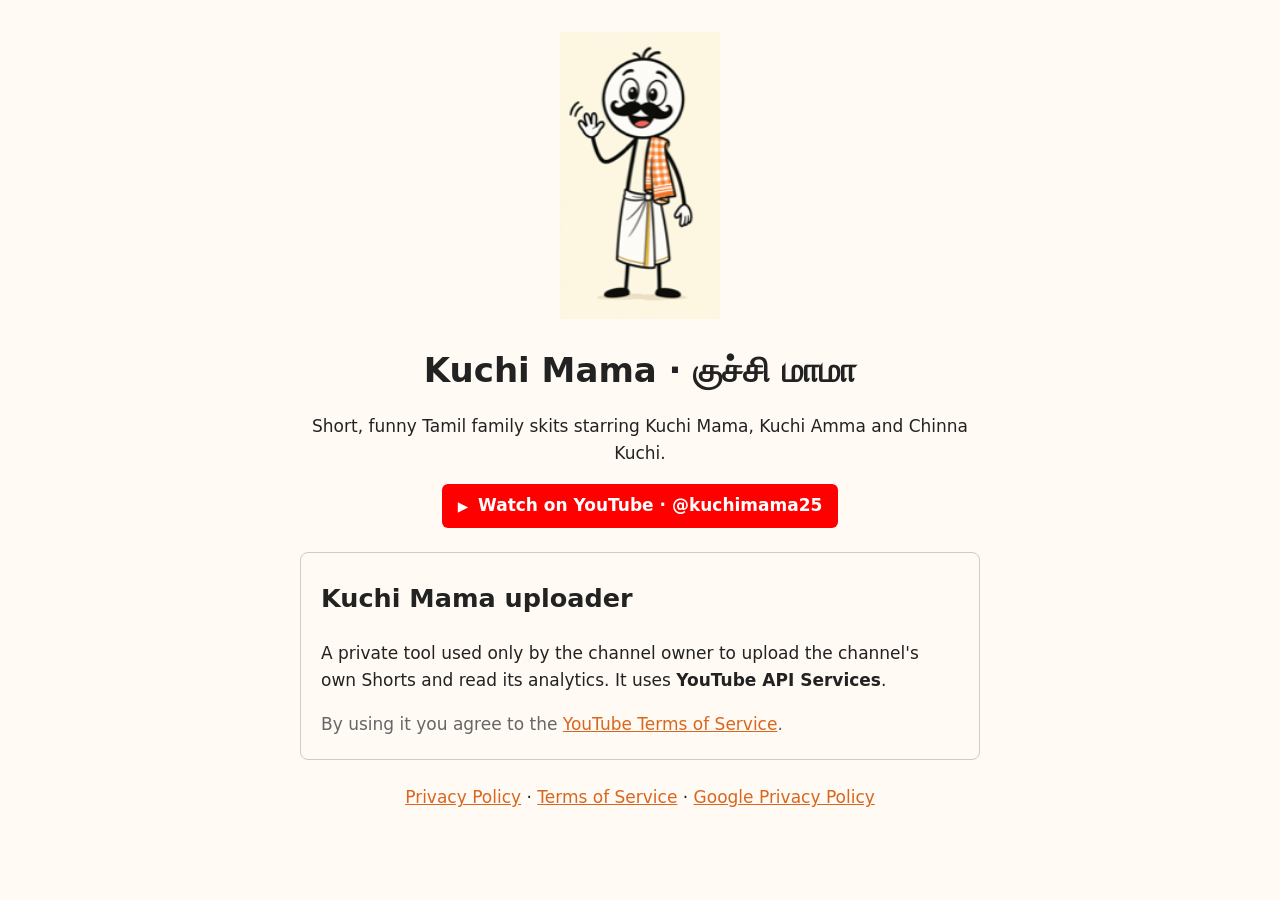
<file: index.html>
<!doctype html>
<html lang="en">
<head>
<meta charset="utf-8">
<meta name="viewport" content="width=device-width, initial-scale=1">
<title>Kuchi Mama</title>
<link rel="stylesheet" href="style.css">
</head>
<body>
<main class="home">
<img src="kuchi_mama.png" alt="Kuchi Mama mascot" width="160">
<h1>Kuchi Mama · குச்சி மாமா</h1>
<p>Short, funny Tamil family skits starring Kuchi Mama, Kuchi Amma and Chinna Kuchi.</p>
<p><a class="yt" href="https://www.youtube.com/@kuchimama25"><span class="yt-icon" aria-hidden="true">▶</span> Watch on YouTube · @kuchimama25</a></p>

<section class="box">
<h2>Kuchi Mama uploader</h2>
<p>A private tool used only by the channel owner to upload the channel's own Shorts and read its analytics. It uses <strong>YouTube API Services</strong>.</p>
<p class="muted">By using it you agree to the <a href="https://www.youtube.com/t/terms">YouTube Terms of Service</a>.</p>
</section>

<p><a href="privacy.html">Privacy Policy</a> · <a href="terms.html">Terms of Service</a> · <a href="https://policies.google.com/privacy">Google Privacy Policy</a></p>
</main>
</body>
</html>
</file>
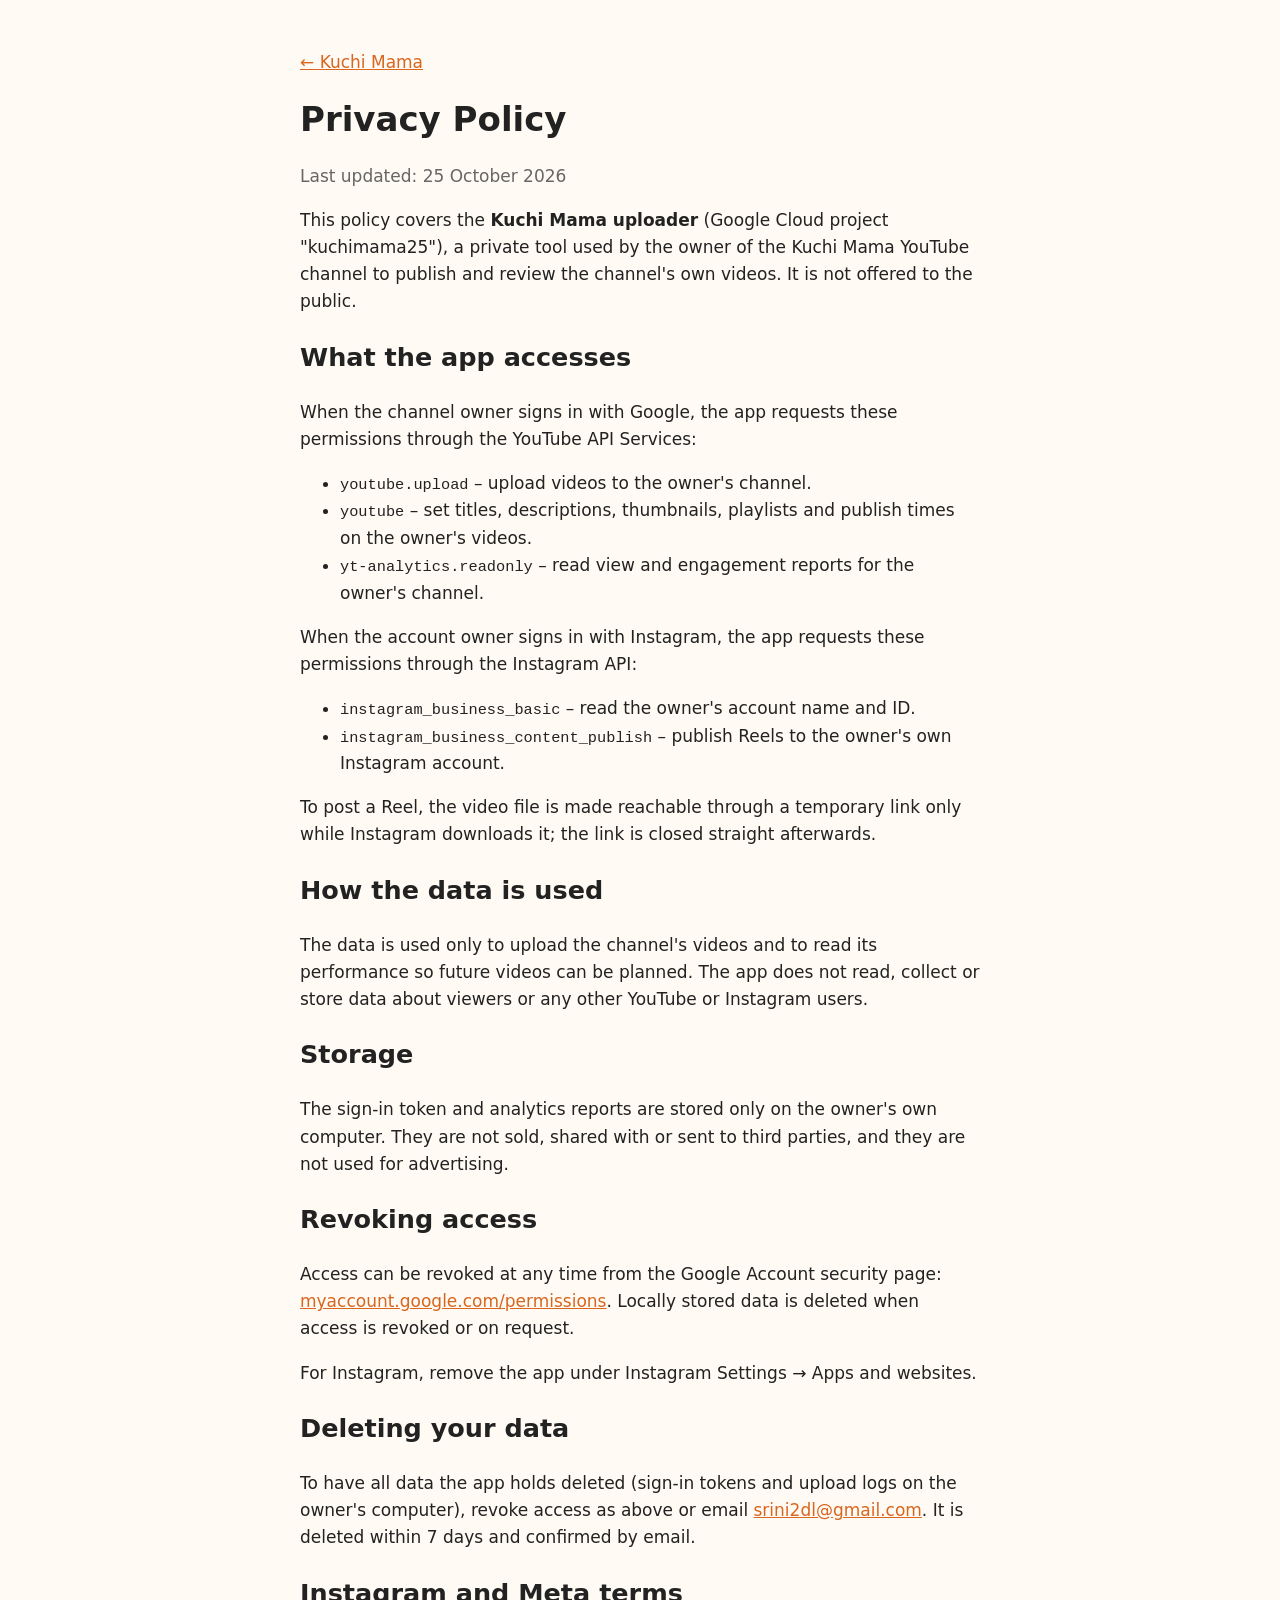
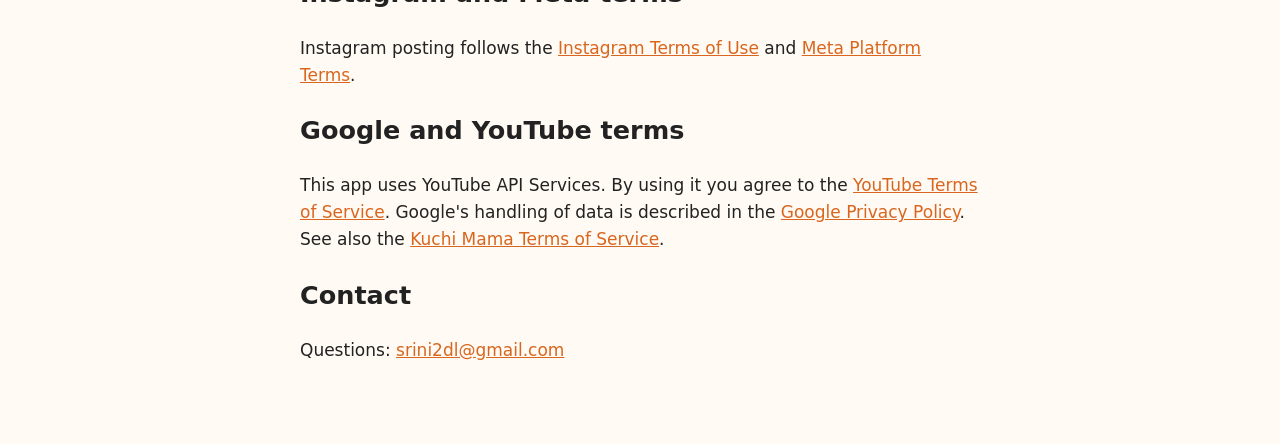
<file: privacy.html>
<!doctype html>
<html lang="en">
<head>
<meta charset="utf-8">
<meta name="viewport" content="width=device-width, initial-scale=1">
<title>Privacy Policy – Kuchi Mama</title>
<link rel="stylesheet" href="style.css">
</head>
<body>
<main>
<p><a href="./">← Kuchi Mama</a></p>
<h1>Privacy Policy</h1>
<p class="muted">Last updated: 25 October 2026</p>

<p>This policy covers the <strong>Kuchi Mama uploader</strong> (Google Cloud project "kuchimama25"), a private tool used by the owner of the Kuchi Mama YouTube channel to publish and review the channel's own videos. It is not offered to the public.</p>

<h2>What the app accesses</h2>
<p>When the channel owner signs in with Google, the app requests these permissions through the YouTube API Services:</p>
<ul>
  <li><code>youtube.upload</code> – upload videos to the owner's channel.</li>
  <li><code>youtube</code> – set titles, descriptions, thumbnails, playlists and publish times on the owner's videos.</li>
  <li><code>yt-analytics.readonly</code> – read view and engagement reports for the owner's channel.</li>
</ul>
<p>When the account owner signs in with Instagram, the app requests these permissions through the Instagram API:</p>
<ul>
  <li><code>instagram_business_basic</code> – read the owner's account name and ID.</li>
  <li><code>instagram_business_content_publish</code> – publish Reels to the owner's own Instagram account.</li>
</ul>
<p>To post a Reel, the video file is made reachable through a temporary link only while Instagram downloads it; the link is closed straight afterwards.</p>

<h2>How the data is used</h2>
<p>The data is used only to upload the channel's videos and to read its performance so future videos can be planned. The app does not read, collect or store data about viewers or any other YouTube or Instagram users.</p>

<h2>Storage</h2>
<p>The sign-in token and analytics reports are stored only on the owner's own computer. They are not sold, shared with or sent to third parties, and they are not used for advertising.</p>

<h2>Revoking access</h2>
<p>Access can be revoked at any time from the Google Account security page: <a href="https://myaccount.google.com/permissions">myaccount.google.com/permissions</a>. Locally stored data is deleted when access is revoked or on request.</p>
<p>For Instagram, remove the app under Instagram Settings → Apps and websites.</p>

<h2 id="data-deletion">Deleting your data</h2>
<p>To have all data the app holds deleted (sign-in tokens and upload logs on the owner's computer), revoke access as above or email <a href="mailto:srini2dl@gmail.com">srini2dl@gmail.com</a>. It is deleted within 7 days and confirmed by email.</p>

<h2>Instagram and Meta terms</h2>
<p>Instagram posting follows the <a href="https://help.instagram.com/581066165581870">Instagram Terms of Use</a> and <a href="https://developers.facebook.com/terms">Meta Platform Terms</a>.</p>

<h2>Google and YouTube terms</h2>
<p>This app uses YouTube API Services. By using it you agree to the <a href="https://www.youtube.com/t/terms">YouTube Terms of Service</a>. Google's handling of data is described in the <a href="https://policies.google.com/privacy">Google Privacy Policy</a>. See also the <a href="terms.html">Kuchi Mama Terms of Service</a>.</p>

<h2>Contact</h2>
<p>Questions: <a href="mailto:srini2dl@gmail.com">srini2dl@gmail.com</a></p>
</main>
</body>
</html>
</file>
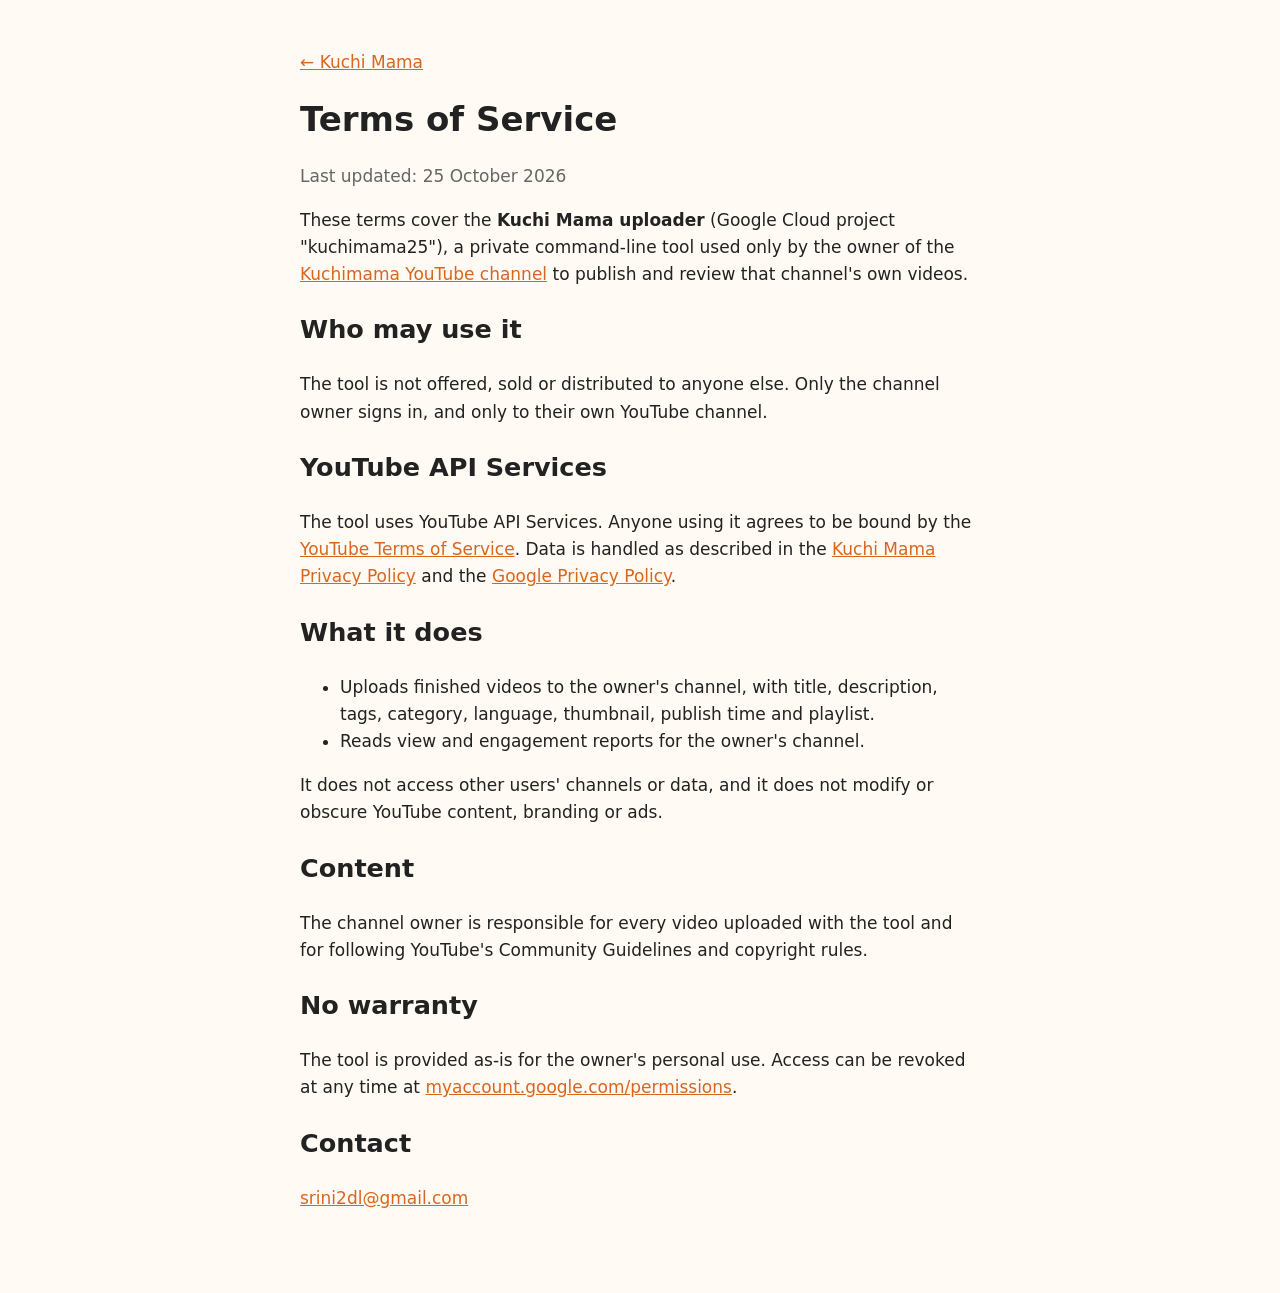
<file: terms.html>
<!doctype html>
<html lang="en">
<head>
<meta charset="utf-8">
<meta name="viewport" content="width=device-width, initial-scale=1">
<title>Terms of Service – Kuchi Mama</title>
<link rel="stylesheet" href="style.css">
</head>
<body>
<main>
<p><a href="./">← Kuchi Mama</a></p>
<h1>Terms of Service</h1>
<p class="muted">Last updated: 25 October 2026</p>

<p>These terms cover the <strong>Kuchi Mama uploader</strong> (Google Cloud project "kuchimama25"), a private command-line tool used only by the owner of the <a href="https://www.youtube.com/@kuchimama25">Kuchimama YouTube channel</a> to publish and review that channel's own videos.</p>

<h2>Who may use it</h2>
<p>The tool is not offered, sold or distributed to anyone else. Only the channel owner signs in, and only to their own YouTube channel.</p>

<h2>YouTube API Services</h2>
<p>The tool uses YouTube API Services. Anyone using it agrees to be bound by the <a href="https://www.youtube.com/t/terms">YouTube Terms of Service</a>. Data is handled as described in the <a href="privacy.html">Kuchi Mama Privacy Policy</a> and the <a href="https://policies.google.com/privacy">Google Privacy Policy</a>.</p>

<h2>What it does</h2>
<ul>
  <li>Uploads finished videos to the owner's channel, with title, description, tags, category, language, thumbnail, publish time and playlist.</li>
  <li>Reads view and engagement reports for the owner's channel.</li>
</ul>
<p>It does not access other users' channels or data, and it does not modify or obscure YouTube content, branding or ads.</p>

<h2>Content</h2>
<p>The channel owner is responsible for every video uploaded with the tool and for following YouTube's Community Guidelines and copyright rules.</p>

<h2>No warranty</h2>
<p>The tool is provided as-is for the owner's personal use. Access can be revoked at any time at <a href="https://myaccount.google.com/permissions">myaccount.google.com/permissions</a>.</p>

<h2>Contact</h2>
<p><a href="mailto:srini2dl@gmail.com">srini2dl@gmail.com</a></p>
</main>
</body>
</html>
</file>
<file: style.css>
:root { --bg: #fffaf3; --fg: #222; --muted: #666; --accent: #d9661f; }
@media (prefers-color-scheme: dark) { :root { --bg: #1b1915; --fg: #eee; --muted: #aaa; --accent: #f08a46; } }
body { margin: 0; background: var(--bg); color: var(--fg); font: 17px/1.6 system-ui, sans-serif; }
main { max-width: 680px; margin: 0 auto; padding: 32px 16px 64px; }
.home { text-align: center; }
h1 { line-height: 1.2; }
a { color: var(--accent); }
.muted { color: var(--muted); }
code { font-size: 0.9em; }
.yt { display: inline-block; padding: 8px 16px; border-radius: 6px; background: #ff0000; color: #fff; text-decoration: none; font-weight: 600; }
.yt-icon { font-size: 0.8em; margin-right: 4px; }
.box { margin: 24px 0; padding: 4px 20px; border: 1px solid #ccc; border-radius: 8px; text-align: left; }
</file>
